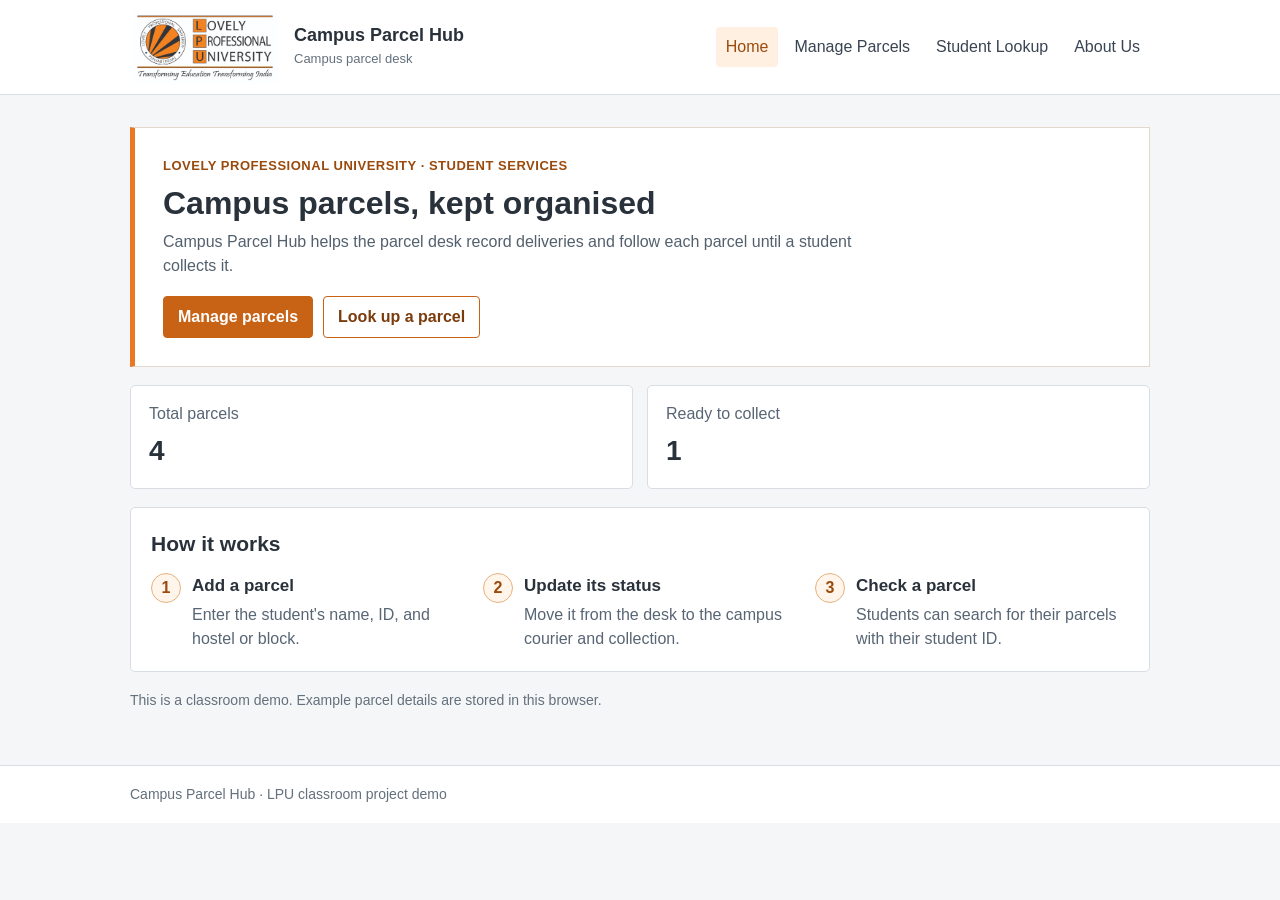
<file: index.html>
<!doctype html>
<html lang="en">
<head>
  <meta charset="utf-8">
  <meta name="viewport" content="width=device-width, initial-scale=1">
  <title>Home | Campus Parcel Hub</title>
  <link rel="stylesheet" href="styles.css">
  <script src="app.js" defer></script>
</head>
<body>
    <header class="site-header">
      <div class="container header-content">
        <a class="brand" href="index.html">
          <img class="lpu-logo" src="lpu-logo.jpg" alt="Lovely Professional University logo">
          <span class="brand-text"><strong>Campus Parcel Hub</strong><small>Campus parcel desk</small></span>
        </a>
        <nav class="main-nav" aria-label="Main navigation">
          <a href="index.html" aria-current="page">Home</a>
          <a href="parcels.html">Manage Parcels</a>
          <a href="lookup.html">Student Lookup</a>
          <a href="about.html">About Us</a>
        </nav>
      </div>
    </header>
  <main class="container page-content">
    <section class="home-intro">
      <p class="eyebrow">LOVELY PROFESSIONAL UNIVERSITY · STUDENT SERVICES</p>
      <h1>Campus parcels, kept organised</h1>
      <p>Campus Parcel Hub helps the parcel desk record deliveries and follow each parcel until a student collects it.</p>
      <div class="button-row">
        <a class="button" href="parcels.html">Manage parcels</a>
        <a class="button button-secondary" href="lookup.html">Look up a parcel</a>
      </div>
    </section>

    <section class="summary-grid" aria-label="Parcel summary">
      <article class="summary-card">
        <p>Total parcels</p>
        <strong id="total-count">0</strong>
      </article>
      <article class="summary-card">
        <p>Ready to collect</p>
        <strong id="ready-count">0</strong>
      </article>
    </section>

    <section class="panel">
      <h2>How it works</h2>
      <div class="steps-grid">
        <article class="step">
          <span>1</span>
          <div><h3>Add a parcel</h3><p>Enter the student's name, ID, and hostel or block.</p></div>
        </article>
        <article class="step">
          <span>2</span>
          <div><h3>Update its status</h3><p>Move it from the desk to the campus courier and collection.</p></div>
        </article>
        <article class="step">
          <span>3</span>
          <div><h3>Check a parcel</h3><p>Students can search for their parcels with their student ID.</p></div>
        </article>
      </div>
    </section>

    <p class="note">This is a classroom demo. Example parcel details are stored in this browser.</p>
  </main>
    <footer class="site-footer">
      <div class="container">Campus Parcel Hub · LPU classroom project demo</div>
    </footer>
</body>
</html>
</file>
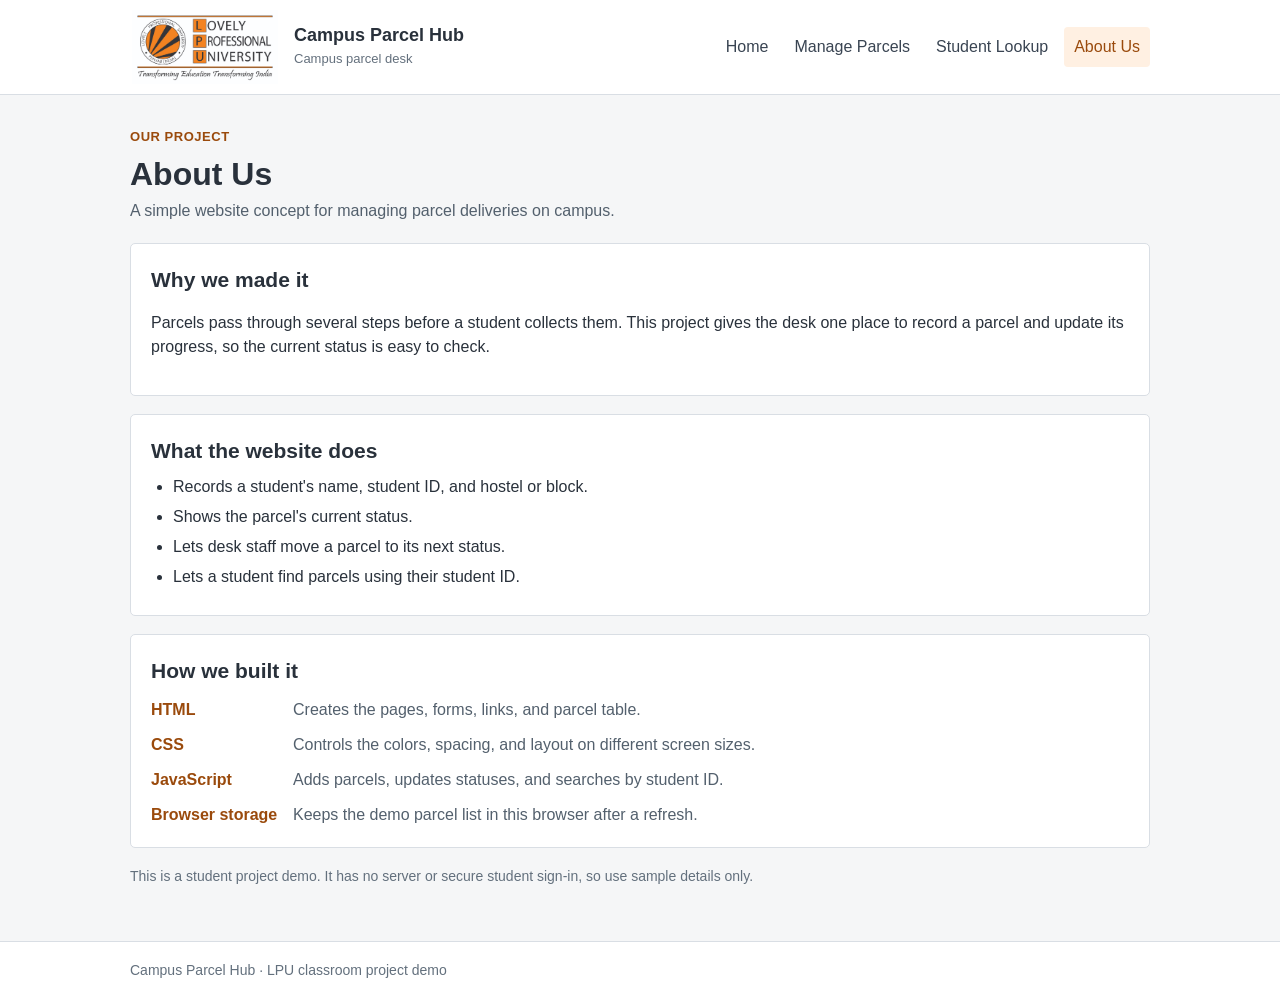
<file: about.html>
<!doctype html>
<html lang="en">
<head>
  <meta charset="utf-8">
  <meta name="viewport" content="width=device-width, initial-scale=1">
  <title>About Us | Campus Parcel Hub</title>
  <link rel="stylesheet" href="styles.css">
  <script src="app.js" defer></script>
</head>
<body>
    <header class="site-header">
      <div class="container header-content">
        <a class="brand" href="index.html">
          <img class="lpu-logo" src="lpu-logo.jpg" alt="Lovely Professional University logo">
          <span class="brand-text"><strong>Campus Parcel Hub</strong><small>Campus parcel desk</small></span>
        </a>
        <nav class="main-nav" aria-label="Main navigation">
          <a href="index.html">Home</a>
          <a href="parcels.html">Manage Parcels</a>
          <a href="lookup.html">Student Lookup</a>
          <a href="about.html" aria-current="page">About Us</a>
        </nav>
      </div>
    </header>
  <main class="container page-content">
    <section class="page-heading">
      <p class="eyebrow">OUR PROJECT</p>
      <h1>About Us</h1>
      <p>A simple website concept for managing parcel deliveries on campus.</p>
    </section>

    <section class="panel">
      <h2>Why we made it</h2>
      <p>Parcels pass through several steps before a student collects them. This project gives the desk one place to record a parcel and update its progress, so the current status is easy to check.</p>
    </section>

    <section class="panel">
      <h2>What the website does</h2>
      <ul class="plain-list">
        <li>Records a student's name, student ID, and hostel or block.</li>
        <li>Shows the parcel's current status.</li>
        <li>Lets desk staff move a parcel to its next status.</li>
        <li>Lets a student find parcels using their student ID.</li>
      </ul>
    </section>

    <section class="panel">
      <h2>How we built it</h2>
      <dl class="project-parts">
        <div><dt>HTML</dt><dd>Creates the pages, forms, links, and parcel table.</dd></div>
        <div><dt>CSS</dt><dd>Controls the colors, spacing, and layout on different screen sizes.</dd></div>
        <div><dt>JavaScript</dt><dd>Adds parcels, updates statuses, and searches by student ID.</dd></div>
        <div><dt>Browser storage</dt><dd>Keeps the demo parcel list in this browser after a refresh.</dd></div>
      </dl>
    </section>

    <p class="note">This is a student project demo. It has no server or secure student sign-in, so use sample details only.</p>
  </main>
    <footer class="site-footer">
      <div class="container">Campus Parcel Hub · LPU classroom project demo</div>
    </footer>
</body>
</html>
</file>
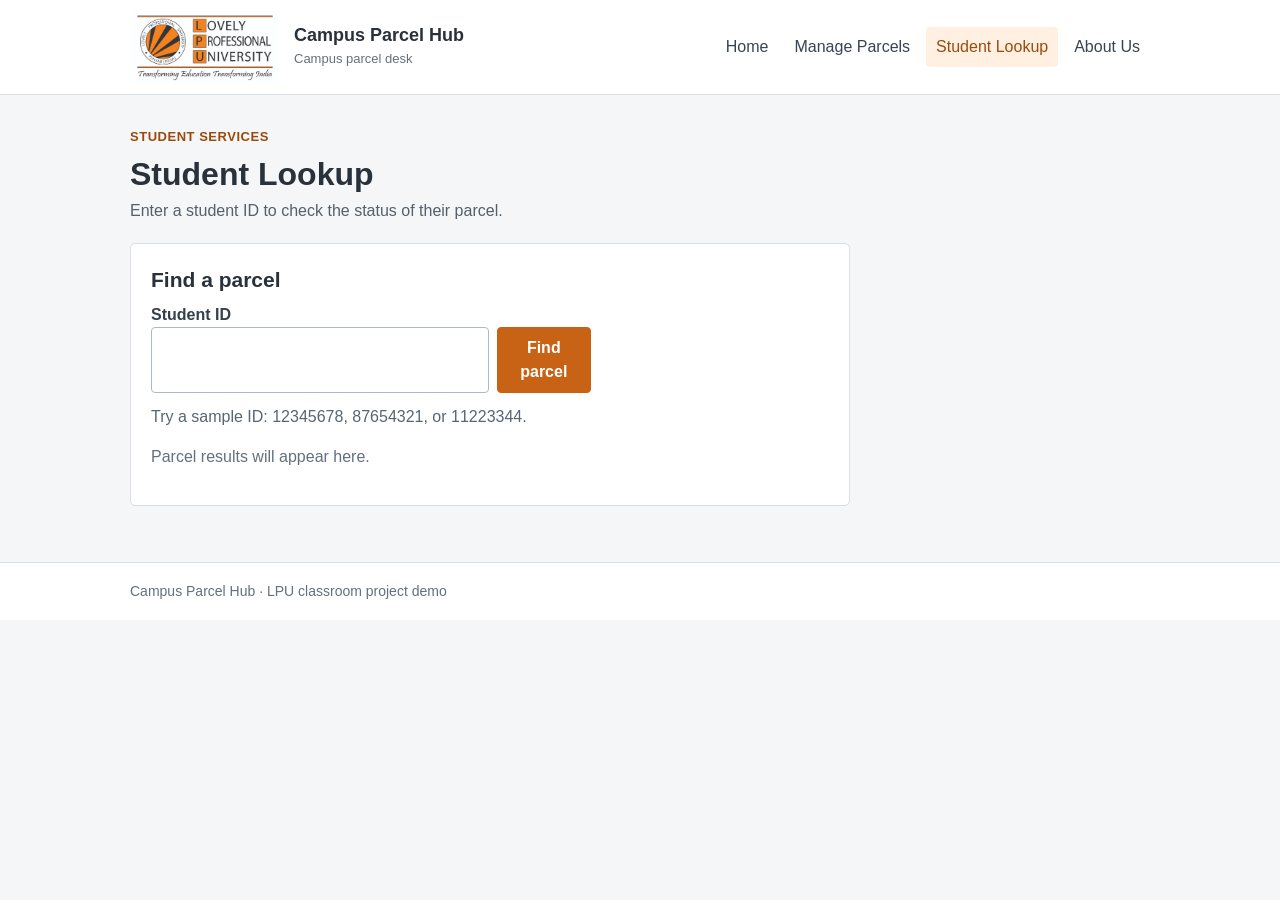
<file: lookup.html>
<!doctype html>
<html lang="en">
<head>
  <meta charset="utf-8">
  <meta name="viewport" content="width=device-width, initial-scale=1">
  <title>Student Lookup | Campus Parcel Hub</title>
  <link rel="stylesheet" href="styles.css">
  <script src="app.js" defer></script>
</head>
<body>
    <header class="site-header">
      <div class="container header-content">
        <a class="brand" href="index.html">
          <img class="lpu-logo" src="lpu-logo.jpg" alt="Lovely Professional University logo">
          <span class="brand-text"><strong>Campus Parcel Hub</strong><small>Campus parcel desk</small></span>
        </a>
        <nav class="main-nav" aria-label="Main navigation">
          <a href="index.html">Home</a>
          <a href="parcels.html">Manage Parcels</a>
          <a href="lookup.html" aria-current="page">Student Lookup</a>
          <a href="about.html">About Us</a>
        </nav>
      </div>
    </header>
  <main class="container page-content">
    <section class="page-heading">
      <p class="eyebrow">STUDENT SERVICES</p>
      <h1>Student Lookup</h1>
      <p>Enter a student ID to check the status of their parcel.</p>
    </section>

    <section class="panel lookup-panel" aria-labelledby="lookup-title">
      <h2 id="lookup-title">Find a parcel</h2>
      <form id="lookup-form" class="lookup-form">
        <label for="lookup-id">Student ID</label>
        <div class="lookup-row">
          <input id="lookup-id" name="studentId" type="text" inputmode="numeric" required>
          <button class="button" type="submit">Find parcel</button>
        </div>
      </form>
      <p class="section-help sample-hint">Try a sample ID: 12345678, 87654321, or 11223344.</p>
      <div id="lookup-results" class="lookup-results" aria-live="polite">
        <p class="quiet-text">Parcel results will appear here.</p>
      </div>
    </section>
  </main>
    <footer class="site-footer">
      <div class="container">Campus Parcel Hub · LPU classroom project demo</div>
    </footer>
</body>
</html>
</file>
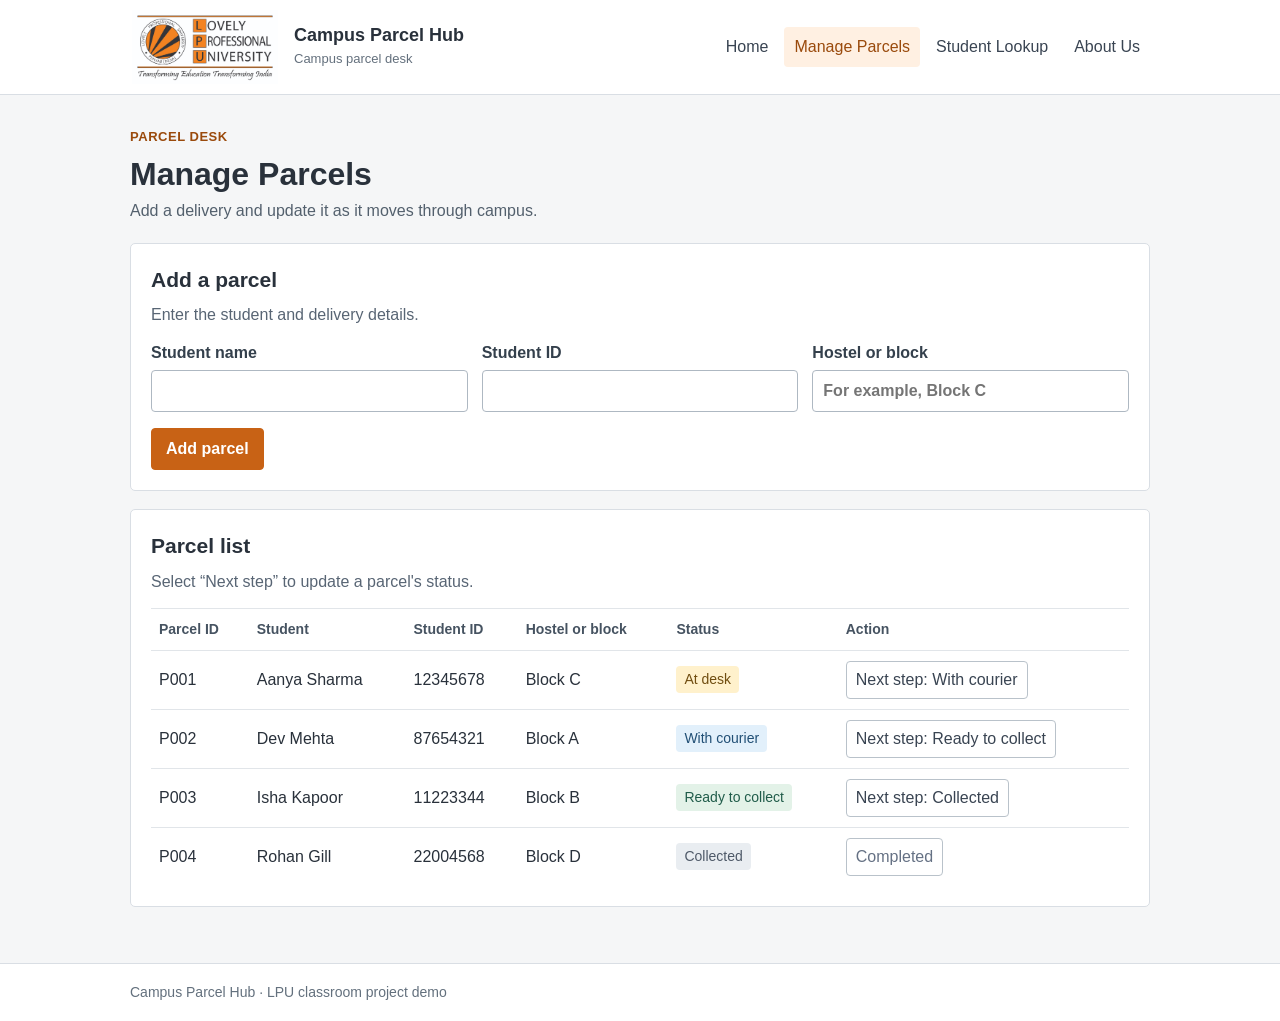
<file: parcels.html>
<!doctype html>
<html lang="en">
<head>
  <meta charset="utf-8">
  <meta name="viewport" content="width=device-width, initial-scale=1">
  <title>Manage Parcels | Campus Parcel Hub</title>
  <link rel="stylesheet" href="styles.css">
  <script src="app.js" defer></script>
</head>
<body>
    <header class="site-header">
      <div class="container header-content">
        <a class="brand" href="index.html">
          <img class="lpu-logo" src="lpu-logo.jpg" alt="Lovely Professional University logo">
          <span class="brand-text"><strong>Campus Parcel Hub</strong><small>Campus parcel desk</small></span>
        </a>
        <nav class="main-nav" aria-label="Main navigation">
          <a href="index.html">Home</a>
          <a href="parcels.html" aria-current="page">Manage Parcels</a>
          <a href="lookup.html">Student Lookup</a>
          <a href="about.html">About Us</a>
        </nav>
      </div>
    </header>
  <main class="container page-content">
    <section class="page-heading">
      <p class="eyebrow">PARCEL DESK</p>
      <h1>Manage Parcels</h1>
      <p>Add a delivery and update it as it moves through campus.</p>
    </section>

    <section class="panel" aria-labelledby="add-title">
      <h2 id="add-title">Add a parcel</h2>
      <p class="section-help">Enter the student and delivery details.</p>
      <form id="parcel-form">
        <div class="form-grid">
          <label>Student name
            <input name="studentName" type="text" required>
          </label>
          <label>Student ID
            <input name="studentId" type="text" inputmode="numeric" required>
          </label>
          <label>Hostel or block
            <input name="location" type="text" placeholder="For example, Block C" required>
          </label>
        </div>
        <button class="button" type="submit">Add parcel</button>
        <p class="form-message" id="form-message" aria-live="polite"></p>
      </form>
    </section>

    <section class="panel" aria-labelledby="list-title">
      <h2 id="list-title">Parcel list</h2>
      <p class="section-help">Select “Next step” to update a parcel's status.</p>
      <div class="table-scroll">
        <table>
          <thead>
            <tr>
              <th scope="col">Parcel ID</th>
              <th scope="col">Student</th>
              <th scope="col">Student ID</th>
              <th scope="col">Hostel or block</th>
              <th scope="col">Status</th>
              <th scope="col">Action</th>
            </tr>
          </thead>
          <tbody id="parcel-rows"></tbody>
        </table>
      </div>
    </section>
  </main>
    <footer class="site-footer">
      <div class="container">Campus Parcel Hub · LPU classroom project demo</div>
    </footer>
</body>
</html>
</file>
<file: styles.css>
* {
  box-sizing: border-box;
}

:root {
  font-family: Arial, Helvetica, sans-serif;
  color: #29313b;
  background: #f5f6f7;
}

body {
  margin: 0;
  font-size: 16px;
  line-height: 1.5;
}

.container {
  width: min(1020px, calc(100% - 32px));
  margin: 0 auto;
}

.site-header {
  background: #ffffff;
  border-bottom: 1px solid #d9dee4;
}

.header-content {
  min-height: 94px;
  display: flex;
  align-items: center;
  justify-content: space-between;
  gap: 24px;
}

.brand {
  display: flex;
  align-items: center;
  gap: 14px;
  color: inherit;
  text-decoration: none;
}

.lpu-logo {
  display: block;
  width: 150px;
  height: 74px;
  object-fit: contain;
}

.brand-text {
  display: grid;
  gap: 2px;
}

.brand-text strong {
  font-size: 18px;
  line-height: 1.2;
}

.brand-text small {
  color: #64707d;
  font-size: 13px;
}

.main-nav {
  display: flex;
  align-items: center;
  flex-wrap: wrap;
  gap: 6px;
}

.main-nav a {
  padding: 8px 10px;
  border-radius: 4px;
  color: #394452;
  text-decoration: none;
}

.main-nav a:hover,
.main-nav a[aria-current="page"] {
  color: #9a4a0c;
  background: #fff0e2;
}

.page-content {
  padding-top: 32px;
  padding-bottom: 38px;
}

.home-intro {
  padding: 28px;
  border: 1px solid #e3d8ce;
  border-left: 5px solid #e97822;
  background: #ffffff;
}

.eyebrow {
  margin: 0 0 8px;
  color: #9a4a0c;
  font-size: 13px;
  font-weight: 700;
  letter-spacing: .04em;
}

h1 {
  margin: 0 0 8px;
  font-size: 32px;
  line-height: 1.2;
}

.home-intro > p:not(.eyebrow),
.page-heading > p:last-child {
  max-width: 700px;
  margin: 0;
  color: #53606d;
}

.button-row {
  display: flex;
  flex-wrap: wrap;
  gap: 10px;
  margin-top: 18px;
}

.button {
  display: inline-flex;
  min-height: 40px;
  align-items: center;
  justify-content: center;
  padding: 8px 14px;
  border: 1px solid #c86215;
  border-radius: 4px;
  color: #ffffff;
  background: #c86215;
  font: inherit;
  font-weight: 700;
  text-decoration: none;
  cursor: pointer;
}

.button:hover {
  background: #a84f0c;
}

.button-secondary {
  color: #7b3c0d;
  background: #ffffff;
}

.button-secondary:hover {
  color: #ffffff;
}

.summary-grid {
  display: grid;
  grid-template-columns: repeat(2, minmax(0, 1fr));
  gap: 14px;
  margin: 18px 0;
}

.summary-card,
.panel {
  border: 1px solid #d9dee4;
  border-radius: 5px;
  background: #ffffff;
}

.summary-card {
  padding: 16px 18px;
}

.summary-card p {
  margin: 0 0 4px;
  color: #586574;
}

.summary-card strong {
  color: #29313b;
  font-size: 28px;
}

.panel {
  margin: 18px 0;
  padding: 20px;
}

h2 {
  margin: 0 0 8px;
  font-size: 21px;
}

h3 {
  margin: 0 0 4px;
  font-size: 17px;
}

.section-help {
  margin: 0 0 14px;
  color: #586574;
}

.steps-grid {
  display: grid;
  grid-template-columns: repeat(3, minmax(0, 1fr));
  gap: 18px;
  margin-top: 14px;
}

.step {
  display: flex;
  gap: 11px;
  align-items: flex-start;
}

.step > span {
  display: grid;
  flex: 0 0 30px;
  width: 30px;
  height: 30px;
  place-items: center;
  border: 1px solid #e7b17f;
  border-radius: 50%;
  color: #9a4a0c;
  background: #fff5eb;
  font-weight: 700;
}

.step p {
  margin: 0;
  color: #586574;
}

.page-heading {
  margin-bottom: 20px;
}

.page-heading h1 {
  margin-bottom: 6px;
}

.form-grid {
  display: grid;
  grid-template-columns: repeat(3, minmax(0, 1fr));
  gap: 14px;
  margin-bottom: 16px;
}

label {
  display: block;
  color: #34404c;
  font-weight: 700;
}

input {
  display: block;
  width: 100%;
  min-height: 40px;
  margin-top: 5px;
  padding: 8px 10px;
  border: 1px solid #aeb8c2;
  border-radius: 4px;
  color: #29313b;
  background: #ffffff;
  font: inherit;
}

input:focus {
  outline: 2px solid #e3a875;
  outline-offset: 1px;
}

.form-message {
  display: inline-block;
  margin: 0 0 0 10px;
  color: #286a43;
}

.table-scroll {
  overflow-x: auto;
}

table {
  width: 100%;
  min-width: 760px;
  border-collapse: collapse;
  text-align: left;
}

th,
td {
  padding: 10px 8px;
  border-top: 1px solid #e1e5e9;
  vertical-align: middle;
}

th {
  color: #465361;
  font-size: 14px;
}

.status {
  display: inline-block;
  padding: 3px 8px;
  border-radius: 4px;
  font-size: 14px;
  white-space: nowrap;
}

.status-0 {
  color: #704d10;
  background: #fff1cc;
}

.status-1 {
  color: #214f75;
  background: #e2f0fb;
}

.status-2 {
  color: #205c4a;
  background: #e3f2e8;
}

.status-3 {
  color: #4e5968;
  background: #e9edf1;
}

.small-button {
  padding: 6px 9px;
  border: 1px solid #b9c2ca;
  border-radius: 4px;
  color: #394452;
  background: #ffffff;
  font: inherit;
  cursor: pointer;
  white-space: nowrap;
}

.small-button:hover:not(:disabled) {
  border-color: #c86215;
  color: #9a4a0c;
}

.small-button:disabled {
  color: #657184;
  cursor: default;
}

.lookup-panel {
  max-width: 720px;
}

.lookup-form {
  max-width: 440px;
}

.lookup-row {
  display: flex;
  gap: 8px;
}

.lookup-row input {
  margin-top: 0;
}

.sample-hint {
  margin-top: 12px;
}

.lookup-results {
  margin-top: 16px;
}

.lookup-result {
  margin: 8px 0;
  padding: 10px 12px;
  border-left: 3px solid #c86215;
  background: #f6f7f8;
}

.lookup-result p {
  margin: 2px 0;
}

.quiet-text,
.note {
  color: #63707d;
}

.note {
  margin: 16px 0;
  font-size: 14px;
}

.plain-list {
  margin: 8px 0 0;
  padding-left: 22px;
}

.plain-list li {
  margin: 6px 0;
}

.project-parts {
  display: grid;
  gap: 11px;
  margin: 12px 0 0;
}

.project-parts div {
  display: grid;
  grid-template-columns: 130px 1fr;
  gap: 12px;
}

.project-parts dt {
  color: #9a4a0c;
  font-weight: 700;
}

.project-parts dd {
  margin: 0;
  color: #53606d;
}

.site-footer {
  padding: 18px 0;
  border-top: 1px solid #d9dee4;
  color: #63707d;
  background: #ffffff;
  font-size: 14px;
}

@media (max-width: 760px) {
  .header-content {
    align-items: flex-start;
    flex-direction: column;
    gap: 8px;
    padding-top: 10px;
    padding-bottom: 12px;
  }

  .brand {
    gap: 10px;
  }

  .lpu-logo {
    width: 118px;
    height: 58px;
  }

  .main-nav {
    gap: 2px;
  }

  .main-nav a {
    padding: 7px 8px;
  }

  .steps-grid {
    grid-template-columns: 1fr;
  }

  .form-grid {
    grid-template-columns: 1fr;
  }
}

@media (max-width: 480px) {
  .container {
    width: min(100% - 22px, 1020px);
  }

  .brand-text strong {
    font-size: 16px;
  }

  .main-nav a {
    font-size: 14px;
  }

  .home-intro,
  .panel {
    padding: 16px;
  }

  h1 {
    font-size: 27px;
  }

  .summary-grid {
    gap: 8px;
  }

  .summary-card {
    padding: 12px;
  }

  .summary-card strong {
    font-size: 24px;
  }

  .lookup-row {
    align-items: stretch;
    flex-direction: column;
  }

  .project-parts div {
    grid-template-columns: 1fr;
    gap: 2px;
  }
}
</file>
